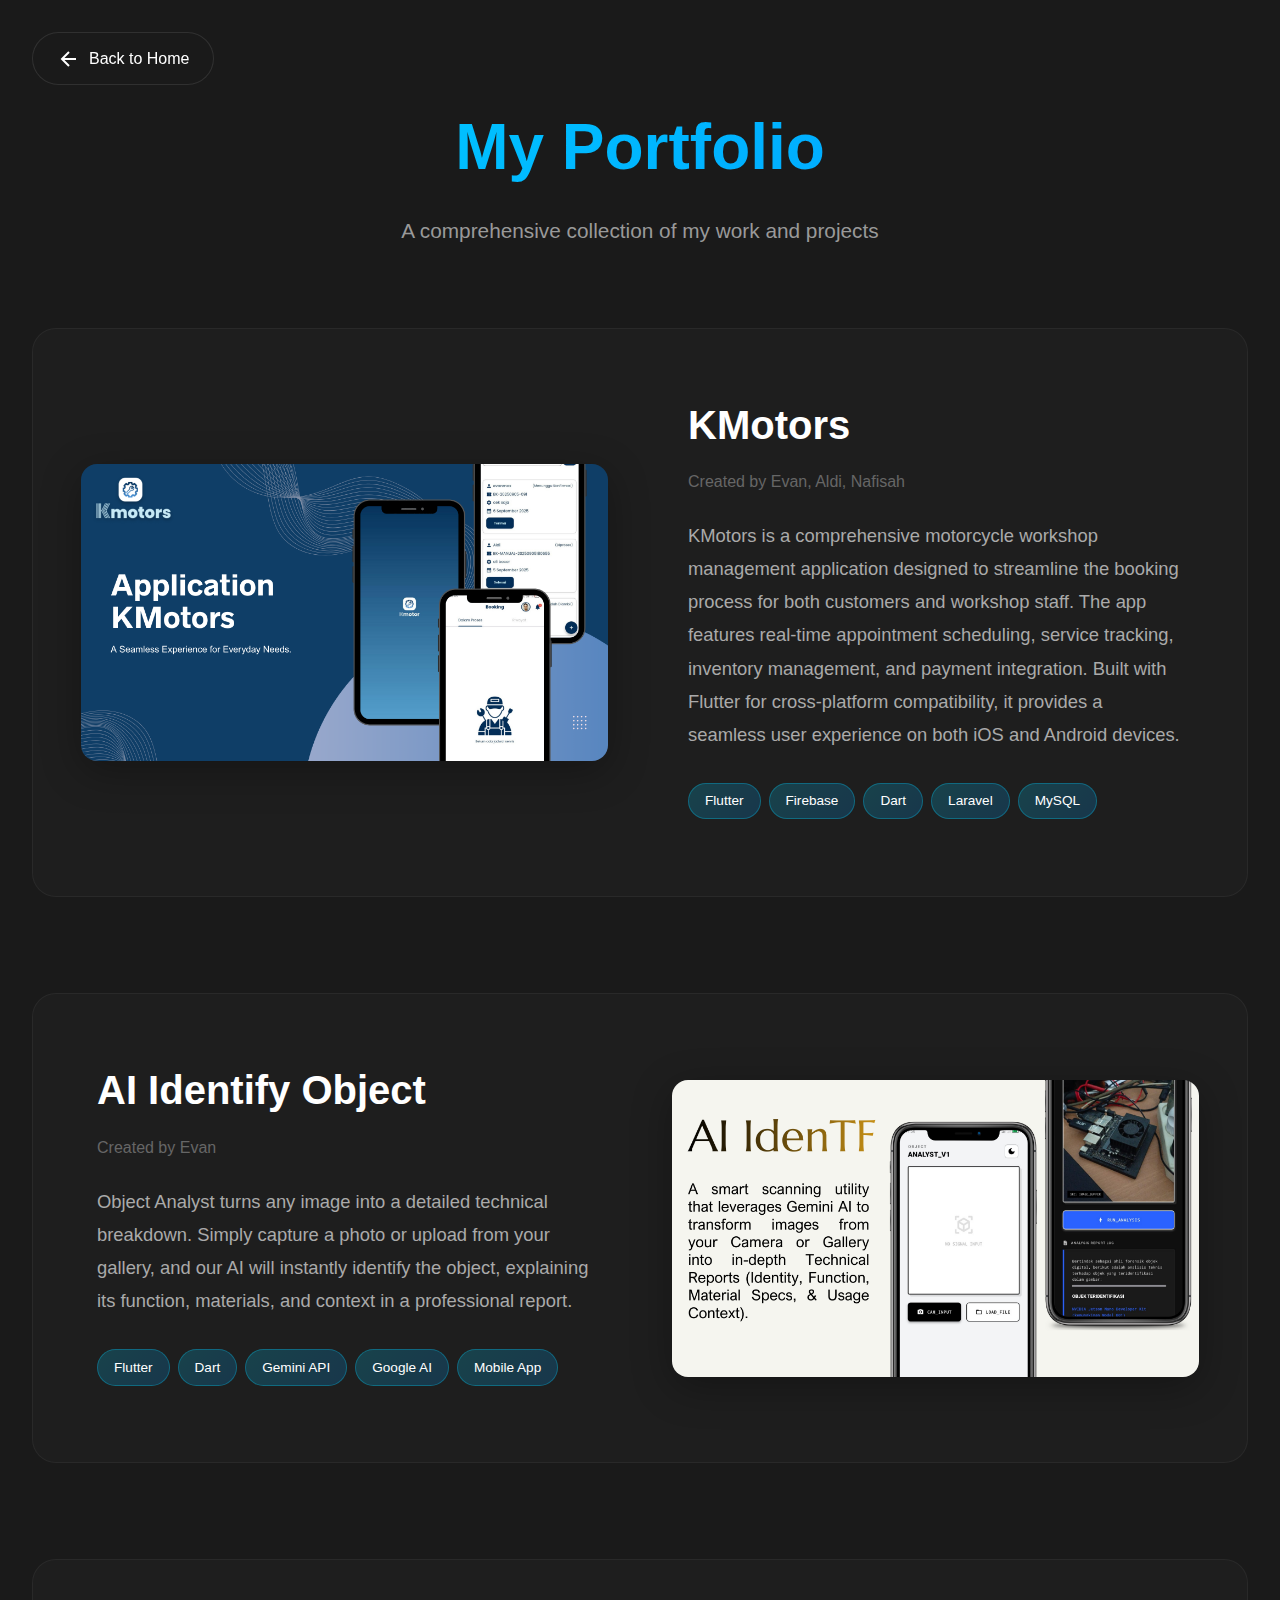
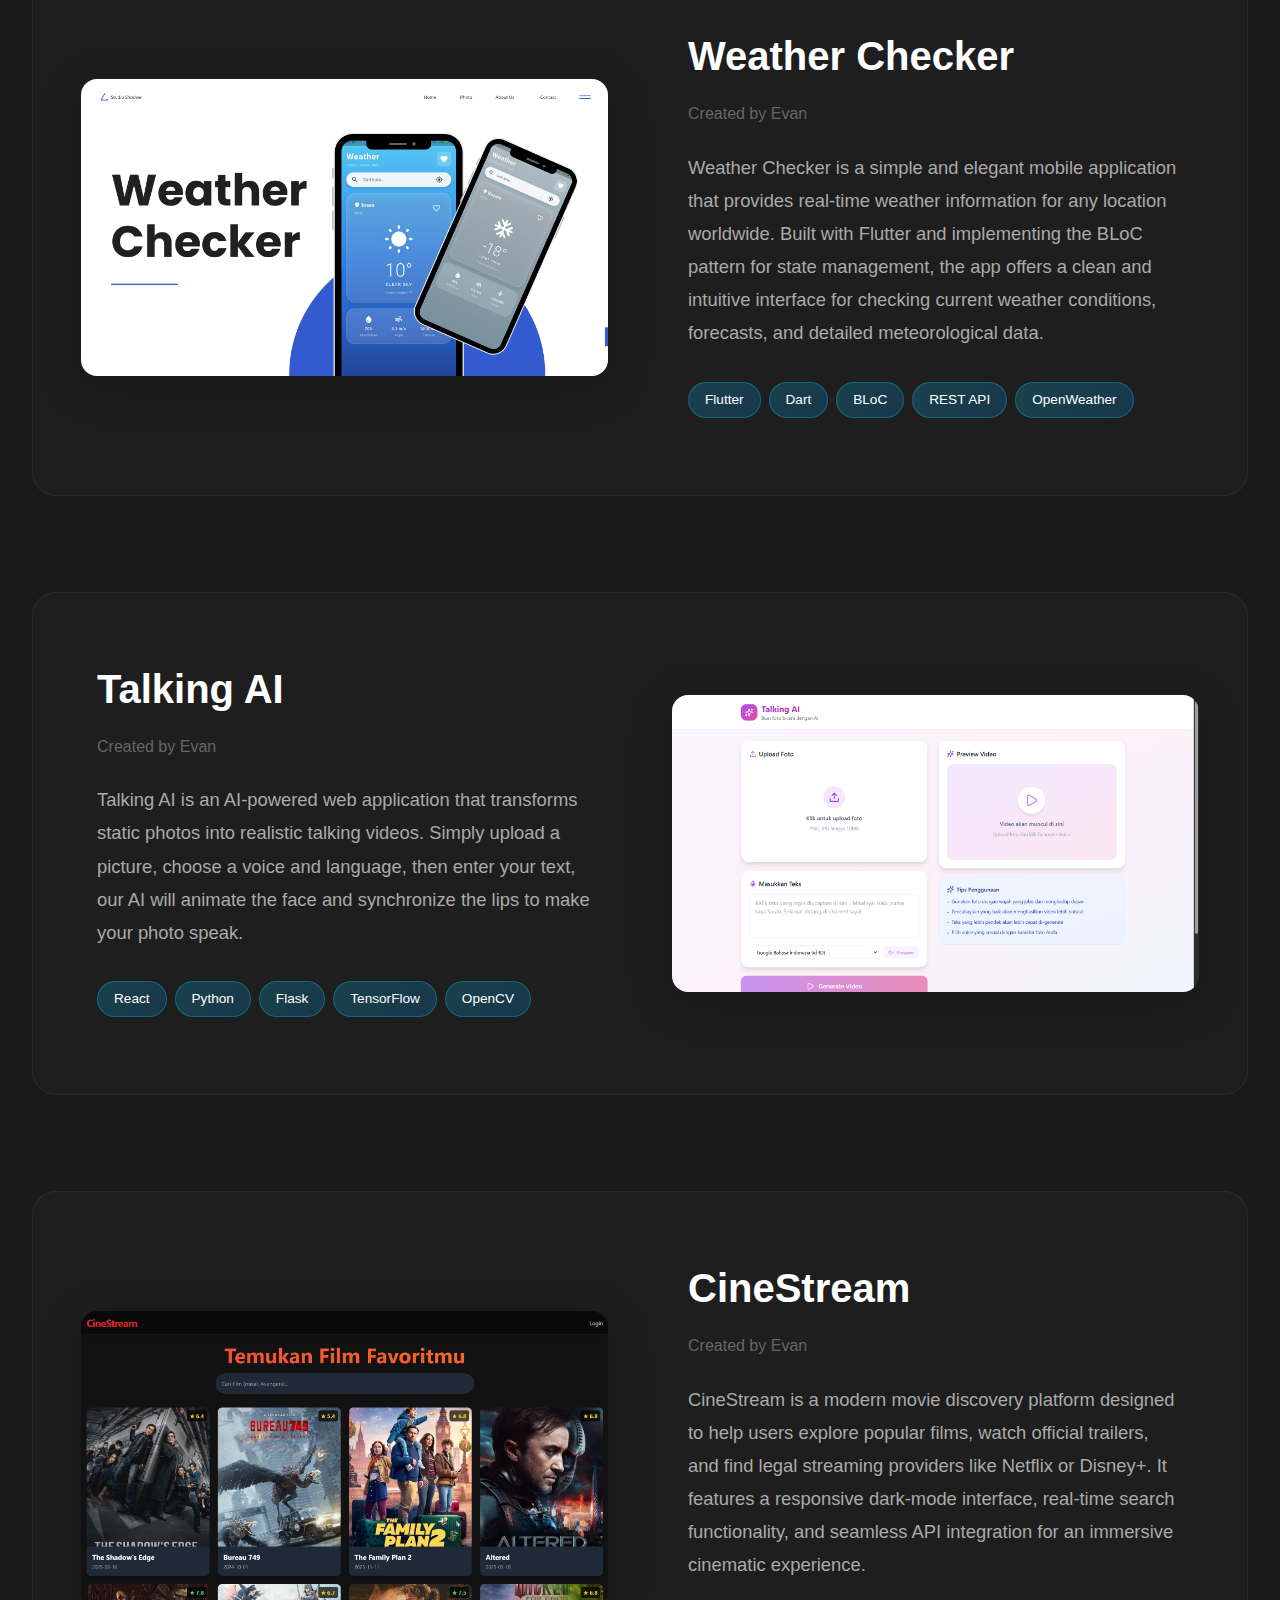
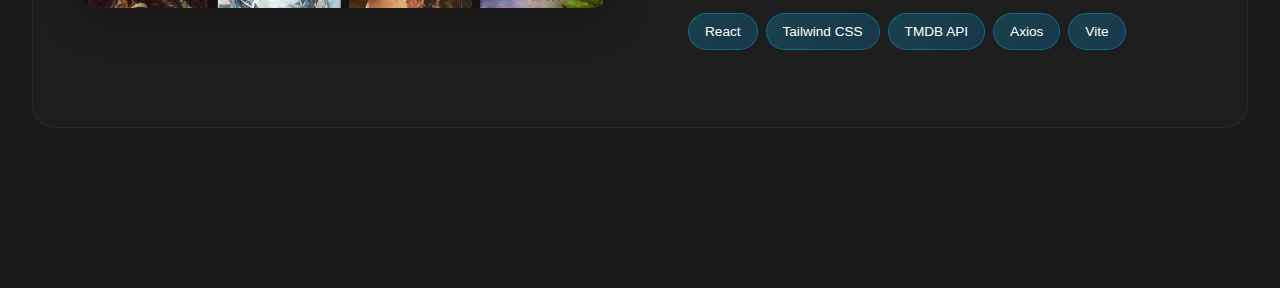
<file: all-projects.html>
<!DOCTYPE html>
<html lang="id">
<head>
    <meta charset="UTF-8">
    <meta name="viewport" content="width=device-width, initial-scale=1.0">
    <title>All Projects - Muhammad Evan Maxsalmina</title>
    <link rel="stylesheet" href="style.css">
    <link rel="stylesheet" href="all-projects.css">
</head>
<body>
    <nav class="back-nav">
        <a href="index.html#projects" class="back-btn">
            <svg width="24" height="24" viewBox="0 0 24 24" fill="none" stroke="currentColor" stroke-width="2">
                <path d="M19 12H5M12 19l-7-7 7-7"/>
            </svg>
            Back to Home
        </a>
    </nav>

    <div class="all-projects-container">
        <div class="all-projects-header">
            <h1>My Portfolio</h1>
            <p>A comprehensive collection of my work and projects</p>
        </div>

        <div class="full-project-item">
            <div class="full-project-image">
                <img src="assets/images/Application.png" alt="KMotors">
            </div>
            <div class="full-project-content">
                <h2>KMotors</h2>
                <p class="project-creator">Created by Evan, Aldi, Nafisah</p>
                <p class="project-description">
                    KMotors is a comprehensive motorcycle workshop management application designed to streamline the booking process for both customers and workshop staff. The app features real-time appointment scheduling, service tracking, inventory management, and payment integration. Built with Flutter for cross-platform compatibility, it provides a seamless user experience on both iOS and Android devices.
                </p>
                <div class="project-tags">
                    <span class="tag">Flutter</span>
                    <span class="tag">Firebase</span>
                    <span class="tag">Dart</span>
                    <span class="tag">Laravel</span>
                    <span class="tag">MySQL</span>
                </div>
            </div>
        </div>

        <div class="full-project-item reverse">
            <div class="full-project-content">
                <h2>AI Identify Object</h2>
                <p class="project-creator">Created by Evan</p>
                <p class="project-description">
                    Object Analyst turns any image into a detailed technical breakdown. Simply capture a photo or upload from your gallery, and our AI will instantly identify the object, explaining its function, materials, and context in a professional report.
                </p>
                <div class="project-tags">
                    <span class="tag">Flutter</span>
                    <span class="tag">Dart</span>
                    <span class="tag">Gemini API</span>
                    <span class="tag">Google AI</span>
                    <span class="tag">Mobile App</span>
                </div>
            </div>
            <div class="full-project-image">
                <img src="assets/images/aidentf.png" alt="Object Analyst V1">
            </div>
        </div>

        <div class="full-project-item">
            <div class="full-project-image">
                <img src="assets/images/weather.png" alt="Weather Checker">
            </div>
            <div class="full-project-content">
                <h2>Weather Checker</h2>
                <p class="project-creator">Created by Evan</p>
                <p class="project-description">
                    Weather Checker is a simple and elegant mobile application that provides real-time weather information for any location worldwide. Built with Flutter and implementing the BLoC pattern for state management, the app offers a clean and intuitive interface for checking current weather conditions, forecasts, and detailed meteorological data.
                </p>
                <div class="project-tags">
                    <span class="tag">Flutter</span>
                    <span class="tag">Dart</span>
                    <span class="tag">BLoC</span>
                    <span class="tag">REST API</span>
                    <span class="tag">OpenWeather</span>
                </div>
            </div>
        </div>

        <div class="full-project-item reverse">
            <div class="full-project-content">
                <h2>Talking AI</h2>
                <p class="project-creator">Created by Evan</p>
                <p class="project-description">
                    Talking AI is an AI-powered web application that transforms static photos into realistic talking videos. Simply upload a picture, choose a voice and language, then enter your text, our AI will animate the face and synchronize the lips to make your photo speak.
                </p>
                <div class="project-tags">
                    <span class="tag">React</span>
                    <span class="tag">Python</span>
                    <span class="tag">Flask</span>
                    <span class="tag">TensorFlow</span>
                    <span class="tag">OpenCV</span>
                </div>
            </div>
            <div class="full-project-image">
                <img src="assets/images/TalkAI.png" alt="Talking AI">
            </div>
        </div>

        <div class="full-project-item">
            <div class="full-project-image">
                <img src="assets/images/cinestream.png" alt="CineStream">
            </div>
            <div class="full-project-content">
                <h2>CineStream</h2>
                <p class="project-creator">Created by Evan</p>
                <p class="project-description">
                    CineStream is a modern movie discovery platform designed to help users explore popular films, watch official trailers, and find legal streaming providers like Netflix or Disney+. It features a responsive dark-mode interface, real-time search functionality, and seamless API integration for an immersive cinematic experience.
                </p>
                <div class="project-tags">
                    <span class="tag">React</span>
                    <span class="tag">Tailwind CSS</span>
                    <span class="tag">TMDB API</span>
                    <span class="tag">Axios</span>
                    <span class="tag">Vite</span>
                </div>
            </div>
        </div>

    </div>

    <script src="script.js"></script>
</body>
</html>
</file>
<file: style.css>
* {
  margin: 0;
  padding: 0;
  box-sizing: border-box;
}

body {
  font-family: "Segoe UI", Tahoma, Geneva, Verdana, sans-serif;
  background-color: #1a1a1a;
  color: #ffffff;
  line-height: 1.6;
  position: relative;
  overflow-x: hidden;
}

.hero-glow {
  position: fixed;
  top: -200px;
  left: 50%;
  transform: translateX(-50%);
  width: 600px;
  height: 400px;
  background: radial-gradient(
    ellipse at center,
    rgba(0, 212, 255, 0.15) 0%,
    rgba(0, 153, 255, 0.1) 30%,
    transparent 70%
  );
  filter: blur(80px);
  pointer-events: none;
  z-index: 0;
  animation: pulseGlow 8s ease-in-out infinite;
}

@keyframes pulseGlow {
  0%,
  100% {
    opacity: 0.6;
    transform: translateX(-50%) scale(1);
  }
  50% {
    opacity: 0.9;
    transform: translateX(-50%) scale(1.1);
  }
}

.navbar {
  position: fixed;
  top: 0;
  left: 0;
  right: 0;
  padding: 1.2rem 0;
  z-index: 1000;
}

.nav-container {
  max-width: 1200px;
  margin: 0 auto;
  padding: 0 0.5rem;
  display: flex;
  justify-content: center;
  align-items: center;
  width: 100%;
  position: relative;
}

.nav-wrapper {
  background: rgba(26, 26, 26, 0.7);
  backdrop-filter: blur(12px);
  border: 1px solid rgba(255, 255, 255, 0.15);
  border-radius: 18px;
  padding: 0.4rem;
  display: inline-block;
}

.nav-menu {
  list-style: none;
  display: flex;
  justify-content: center;
  gap: 0;
  position: relative;
  margin: 0;
}

.nav-indicator {
    position: absolute;
    height: 85%;
    top: 50%;
    transform: translateY(-50%);
    background: rgba(255, 255, 255, 0.1);
    border: 1px solid rgba(0, 212, 255, 0.5);
    border-radius: 12px;
    transition: all 0.4s cubic-bezier(0.25, 0.8, 0.25, 1);
    pointer-events: none;
    z-index: 0;
    box-shadow: 0 0 10px rgba(0, 212, 255, 0.2);
}

.nav-link {
  color: #ffffff;
  text-decoration: none;
  font-size: 0.9rem;
  font-weight: 500;
  padding: 0.6rem 1.2rem;
  transition: color 0.3s ease;
  position: relative;
  z-index: 1;
  display: inline-block;
  white-space: nowrap;
}

.nav-link:hover {
  color: #00d4ff;
}

.nav-link.active {
  color: #ffffff;
}

.section {
  min-height: 100vh;
  padding: 8rem 2rem 4rem;
  position: relative;
  z-index: 1;
}

.section.active {
  display: block;
}

.container {
  max-width: 1200px;
  margin: 0 auto;
  position: relative;
  z-index: 1;
}

.home-content {
  display: flex;
  align-items: center;
  justify-content: space-between;
  gap: 4rem;
  min-height: calc(100vh - 12rem);
}

.home-text {
  flex: 1;
  animation: fadeInLeft 0.8s ease-out;
}

.greeting {
  font-size: 3.5rem;
  font-weight: 400;
  color: #ccc;
  margin-bottom: 0.5rem;
}

.name {
  font-size: 3.5rem;
  font-weight: 700;
  background: linear-gradient(135deg, #00d4ff, #0099ff);
  -webkit-background-clip: text;
  -webkit-text-fill-color: transparent;
  background-clip: text;
  margin-bottom: 1rem;
  line-height: 1.2;
}

.description {
  font-size: 1.5rem;
  color: #ccc;
  margin-bottom: 1.5rem;
  font-weight: 300;
}

.typing-text {
  display: inline-block;
  overflow: hidden;
  white-space: nowrap;
  animation: typing 6s steps(70, end) infinite;
  max-width: 100%;
}

@keyframes typing {
  0% {
    width: 0;
  }
  40% {
    width: 100%;
  }
  60% {
    width: 100%;
  }
  100% {
    width: 0;
  }
}

.intro {
  font-size: 1.1rem;
  color: #999;
  margin-bottom: 2.5rem;
  max-width: 600px;
  line-height: 1.8;
}

.cta-buttons {
  display: flex;
  gap: 1.5rem;
}

.btn {
  padding: 1rem 2rem;
  text-decoration: none;
  border-radius: 8px;
  font-weight: 600;
  transition: all 0.3s ease;
  display: inline-block;
}

.btn-primary {
  background: linear-gradient(135deg, #00d4ff, #0099ff);
  color: #fff;
}

.btn-primary:hover {
  transform: translateY(-2px);
  box-shadow: 0 10px 30px rgba(0, 212, 255, 0.3);
}

.btn-secondary {
  background: transparent;
  color: #00d4ff;
  border: 2px solid #00d4ff;
}

.btn-secondary:hover {
  background: rgba(0, 212, 255, 0.1);
  transform: translateY(-2px);
}

.home-image {
  flex: 0 0 400px;
  animation: fadeInRight 0.8s ease-out;
}

.image-container {
  position: relative;
  width: 350px;
  height: 350px;
  border-radius: 50%;
  overflow: hidden;
  border: 4px solid white;
  box-shadow: 0 0 20px rgba(255, 255, 255, 0.4);
}

.image-container img {
  width: 100%;
  height: 100%;
  object-fit: cover;
  position: relative;
  z-index: 1;
}

.image-border {
  display: none;
}

.section-title {
  font-size: 3rem;
  margin-bottom: 0.5rem;
  background: linear-gradient(135deg, #00d4ff, #0099ff);
  -webkit-background-clip: text;
  -webkit-text-fill-color: transparent;
  background-clip: text;
  font-weight: 700;
  letter-spacing: 2px;
}

.section-subtitle {
  font-size: 1.3rem;
  color: #999;
  font-weight: 300;
  font-style: italic;
  margin-bottom: 3rem;
}

#about {
  position: relative;
  overflow: hidden;
}

.about-header {
  text-align: center;
  margin-bottom: 3rem;
  position: relative;
  z-index: 1;
}

.about-intro {
  max-width: 900px;
  margin: 0 auto 4rem;
  text-align: center;
}

.about-intro p {
  font-size: 1.2rem;
  line-height: 1.9;
  color: #ccc;
}

.experience-section {
  max-width: 900px;
  margin: 0 auto 4rem;
  text-align: center;
  padding: 3rem 0;
  border-top: 1px solid rgba(255, 255, 255, 0.1);
  position: relative;
}

.experience-section::before {
  content: "";
  position: absolute;
  left: -100px;
  top: 50%;
  transform: translateY(-50%);
  width: 400px;
  height: 300px;
  background-image: repeating-linear-gradient(
    45deg,
    transparent,
    transparent 10px,
    rgba(0, 212, 255, 0.03) 10px,
    rgba(0, 212, 255, 0.03) 20px
  );
  mask-image: radial-gradient(ellipse at center, black 30%, transparent 70%);
  -webkit-mask-image: radial-gradient(
    ellipse at center,
    black 30%,
    transparent 70%
  );
  opacity: 0.5;
  animation: wavyMove 15s ease-in-out infinite;
}

.experience-section::after {
  content: "";
  position: absolute;
  right: -100px;
  top: 50%;
  transform: translateY(-50%);
  width: 400px;
  height: 300px;
  background-image: repeating-linear-gradient(
    -45deg,
    transparent,
    transparent 10px,
    rgba(0, 153, 255, 0.03) 10px,
    rgba(0, 153, 255, 0.03) 20px
  );
  mask-image: radial-gradient(ellipse at center, black 30%, transparent 70%);
  -webkit-mask-image: radial-gradient(
    ellipse at center,
    black 30%,
    transparent 70%
  );
  opacity: 0.5;
  animation: wavyMove 15s ease-in-out infinite reverse;
}

@keyframes wavyMove {
  0%,
  100% {
    transform: translateY(-50%) translateX(0) rotate(0deg);
  }
  50% {
    transform: translateY(-50%) translateX(20px) rotate(5deg);
  }
}

.experience-label {
  font-size: 0.9rem;
  font-weight: 300;
  letter-spacing: 3px;
  color: #666;
  text-transform: uppercase;
  margin-bottom: 1rem;
}

.experience-title {
  font-size: 2.5rem;
  font-weight: 700;
  color: #fff;
  margin-bottom: 2rem;
  background: linear-gradient(135deg, #00d4ff, #0099ff);
  -webkit-background-clip: text;
  -webkit-text-fill-color: transparent;
  background-clip: text;
}

.experience-description {
  font-size: 1.1rem;
  line-height: 1.9;
  color: #ccc;
  text-align: center;
}

.milestones {
  max-width: 1000px;
  margin: 4rem auto 0;
  padding: 2rem 0;
  position: relative;
}

.milestones::before {
  content: "";
  position: absolute;
  right: -260px;
  top: -400px;
  width: 600px;
  height: 800px;
  background-image: url("assets/images/wave5.png");
  background-size: cover;
  background-repeat: no-repeat;
  background-position: left center;
  opacity: 0.4;
  pointer-events: none;
  z-index: 0;
}

.milestones::after {
  content: "";
  position: absolute;
  left: -250px;
  bottom: 0;
  width: 450px;
  height: 500px;
  background-image: url("assets/images/wave2.png");
  background-size: contain;
  background-repeat: no-repeat;
  opacity: 0.4;
  pointer-events: none;
  transform: scaleX(-1);
}

.milestone-item {
  display: flex;
  gap: 3rem;
  margin-bottom: 0;
  position: relative;
  padding: 3rem 0;
  border-bottom: 1px solid rgba(255, 255, 255, 0.1);
}

.milestone-item:last-child {
  border-bottom: none;
}

.milestone-left {
  flex: 0 0 180px;
  text-align: left;
  position: relative;
}

.milestone-year {
  font-size: 1.1rem;
  font-weight: 600;
  color: #ffffff;
  text-transform: uppercase;
  letter-spacing: 1px;
  padding: 0.8rem 1.5rem;
  background: rgba(0, 212, 255, 0.1);
  border: 1px solid rgba(0, 212, 255, 0.3);
  border-radius: 30px;
  display: inline-block;
}

.milestone-right {
  flex: 1;
  text-align: left;
}

.milestone-title {
  font-size: 1.5rem;
  font-weight: 600;
  color: #ffffff;
  margin-bottom: 1rem;
  line-height: 1.4;
}

.milestone-details {
  list-style: none;
  padding: 0;
  margin-bottom: 1.5rem;
}

.milestone-details li {
  font-size: 1rem;
  color: #aaa;
  margin-bottom: 0.6rem;
  line-height: 1.6;
  padding-left: 0;
}

.milestone-tags {
  display: flex;
  flex-wrap: wrap;
  gap: 0.8rem;
  margin-top: 1.5rem;
}

.milestone-tag {
  background: rgba(255, 255, 255, 0.05);
  color: #ffffff;
  padding: 0.5rem 1.2rem;
  border-radius: 30px;
  font-size: 0.9rem;
  font-weight: 500;
  border: 1px solid rgba(255, 255, 255, 0.1);
  transition: all 0.3s ease;
}

.milestone-tag:hover {
  background: rgba(0, 212, 255, 0.15);
  border-color: rgba(0, 212, 255, 0.3);
  color: #ffffff;
  transform: translateY(-2px);
}

#projects {
  position: relative;
  overflow: hidden;
}

#projects::before {
  content: "";
  position: absolute;
  left: -100px;
  top: 100px;
  width: 400px;
  height: 400px;
  background: radial-gradient(
    circle,
    rgba(0, 153, 255, 0.08) 0%,
    transparent 100%
  );
  filter: blur(60px);
  pointer-events: none;
}

#projects::after {
  content: "";
  position: absolute;
  right: -100px;
  bottom: 100px;
  width: 400px;
  height: 400px;
  background: radial-gradient(
    circle,
    rgba(0, 153, 255, 0.08) 0%,
    transparent 100%
  );
  filter: blur(60px);
  pointer-events: none;
}

.projects-header {
  text-align: center;
  margin-bottom: 3rem;
  position: relative;
  z-index: 1;
}

.projects-label {
  font-size: 0.9rem;
  font-weight: 300;
  letter-spacing: 3px;
  color: #666;
  text-transform: uppercase;
  margin-bottom: 1rem;
}

.projects-title {
  font-size: 3rem;
  font-weight: 700;
  color: #fff;
  margin-bottom: 1rem;
  background: linear-gradient(135deg, #00d4ff, #0099ff);
  -webkit-background-clip: text;
  -webkit-text-fill-color: transparent;
  background-clip: text;
}

.projects-subtitle {
  font-size: 1.1rem;
  color: #999;
  max-width: 600px;
  margin: 0 auto;
}

.projects-grid {
  display: grid;
  grid-template-columns: repeat(auto-fit, minmax(320px, 1fr));
  gap: 2rem;
  margin-bottom: 2rem;
  position: relative;
  z-index: 1;
}

.project-card {
  background: rgba(255, 255, 255, 0.03);
  border: 1px solid rgba(255, 255, 255, 0.1);
  border-radius: 16px;
  overflow: hidden;
  transition: all 0.3s ease;
}

.project-card:hover {
  transform: translateY(-10px);
  box-shadow: 0 15px 40px rgba(0, 212, 255, 0.15);
  border-color: rgba(0, 212, 255, 0.3);
}

.project-image {
  width: 100%;
  height: 250px;
  overflow: hidden;
  background: rgba(255, 255, 255, 0.03);
  display: flex;
  align-items: center;
  justify-content: center;
}

.project-image img {
  width: 100%;
  height: 100%;
  object-fit: contain;
  transition: transform 0.3s ease;
}

.project-card:hover .project-image img {
  transform: scale(1.1);
}

.project-content {
  padding: 1.5rem;
}

.project-tags {
  display: flex;
  flex-wrap: wrap;
  gap: 0.5rem;
  margin-bottom: 0.8rem;
}

.tag {
  background: linear-gradient(
    135deg,
    rgba(0, 212, 255, 0.2),
    rgba(0, 153, 255, 0.2)
  );
  color: #ffffff;
  padding: 0.4rem 1rem;
  border-radius: 20px;
  font-size: 0.85rem;
  font-weight: 500;
  border: 1px solid rgba(0, 212, 255, 0.3);
}

.project-creator {
  font-size: 0.9rem;
  color: #666;
  margin-bottom: 0.8rem;
}

.project-name {
  font-size: 1.5rem;
  font-weight: 700;
  color: #fff;
  margin-bottom: 0.8rem;
}

.project-description {
  font-size: 1rem;
  color: #aaa;
  line-height: 1.6;
  margin-bottom: 1.5rem;
}

.see-details-btn {
  background: transparent;
  color: #00d4ff;
  border: none;
  font-size: 1rem;
  font-weight: 600;
  cursor: pointer;
  transition: all 0.3s ease;
  padding: 0;
}

.see-details-btn:hover {
  color: #fff;
  transform: translateX(5px);
}

.see-more-container {
  text-align: center;
  margin-top: 2rem;
  position: relative;
  z-index: 1;
}

.see-more-btn {
  display: inline-flex;
  align-items: center;
  gap: 0.8rem;
  background: linear-gradient(135deg, #00d4ff, #0099ff);
  color: #fff;
  padding: 1rem 2.5rem;
  border-radius: 50px;
  text-decoration: none;
  font-weight: 600;
  font-size: 1.05rem;
  transition: all 0.3s ease;
}

.see-more-btn:hover {
  transform: translateY(-3px);
  box-shadow: 0 10px 30px rgba(0, 212, 255, 0.4);
}

.see-more-btn svg {
  transition: transform 0.3s ease;
}

.see-more-btn:hover svg {
  transform: translateX(5px);
}

.project-modal {
  position: fixed;
  top: 0;
  left: 0;
  width: 100%;
  height: 100%;
  z-index: 2000;
  display: none;
  align-items: flex-end;
}

.project-modal.active {
  display: flex;
}

.modal-backdrop {
  position: absolute;
  top: 0;
  left: 0;
  width: 100%;
  height: 100%;
  background: rgba(0, 0, 0, 0.8);
  backdrop-filter: blur(10px);
}

.modal-content {
  position: relative;
  width: 100%;
  max-height: 90vh;
  background: #1a1a1a;
  border-radius: 24px 24px 0 0;
  transform: translateY(100%);
  transition: transform 0.4s cubic-bezier(0.4, 0, 0.2, 1);
  box-shadow: 0 -10px 50px rgba(0, 0, 0, 0.5);
}

.project-modal.active .modal-content {
  transform: translateY(0);
}

.modal-close {
  position: absolute;
  top: 1.5rem;
  right: 1.5rem;
  background: rgba(255, 255, 255, 0.1);
  border: 1px solid rgba(255, 255, 255, 0.2);
  border-radius: 50%;
  width: 40px;
  height: 40px;
  display: flex;
  align-items: center;
  justify-content: center;
  cursor: pointer;
  z-index: 10;
  transition: all 0.3s ease;
}

.modal-close:hover {
  background: rgba(255, 255, 255, 0.2);
  transform: rotate(90deg);
}

.modal-close svg {
  color: #fff;
}

.modal-scroll {
  max-height: 90vh;
  overflow-y: auto;
  padding: 2rem;
}

.modal-header {
  text-align: center;
  margin-bottom: 2rem;
}

.modal-title {
  font-size: 2.5rem;
  font-weight: 700;
  background: linear-gradient(135deg, #00d4ff, #0099ff);
  -webkit-background-clip: text;
  -webkit-text-fill-color: transparent;
  background-clip: text;
}

.modal-image {
  width: 100%;
  max-width: 800px;
  margin: 0 auto 2rem;
  border-radius: 16px;
  overflow: hidden;
}

.modal-image img {
  width: 100%;
  height: auto;
}

.modal-body {
  max-width: 800px;
  margin: 0 auto;
}

.modal-section {
  margin-bottom: 2.5rem;
}

.modal-section h3 {
  font-size: 1.5rem;
  color: #ffffff;
  margin-bottom: 1rem;
}

.modal-section p {
  font-size: 1.1rem;
  color: #ccc;
  line-height: 1.8;
}

.modal-tags {
  display: flex;
  flex-wrap: wrap;
  gap: 0.8rem;
}

.modal-section ul {
  list-style: none;
  padding: 0;
}

.modal-section ul li {
  font-size: 1.05rem;
  color: #aaa;
  margin-bottom: 0.8rem;
  padding-left: 1.5rem;
  position: relative;
}

.modal-section ul li::before {
  content: "•";
  position: absolute;
  left: 0;
  color: #00d4ff;
  font-size: 1.5rem;
}

#skills {
  position: relative;
  overflow: hidden;
}

#skills::before {
  content: "";
  position: absolute;
  top: 0;
  left: 0;
  width: 100%;
  height: 100%;
  background-image: repeating-linear-gradient(
      0deg,
      transparent,
      transparent 50px,
      rgba(0, 212, 255, 0.02) 50px,
      rgba(0, 212, 255, 0.02) 51px
    ),
    repeating-linear-gradient(
      90deg,
      transparent,
      transparent 50px,
      rgba(0, 153, 255, 0.02) 50px,
      rgba(0, 153, 255, 0.02) 51px
    );
  pointer-events: none;
  z-index: 0;
}

#skills::after {
  content: "";
  position: absolute;
  top: 50%;
  left: 50%;
  transform: translate(-50%, -50%);
  width: 600px;
  height: 600px;
  background: radial-gradient(
    circle,
    rgba(0, 212, 255, 0.05) 0%,
    transparent 70%
  );
  filter: blur(80px);
  pointer-events: none;
  z-index: 0;
  animation: rotateGlow 20s linear infinite;
}

@keyframes rotateGlow {
  0% {
    transform: translate(-50%, -50%) rotate(0deg);
  }
  100% {
    transform: translate(-50%, -50%) rotate(360deg);
  }
}

.skills-header {
  text-align: center;
  margin-bottom: 3rem;
  position: relative;
  z-index: 1;
}

.skills-label {
  font-size: 0.9rem;
  font-weight: 300;
  letter-spacing: 3px;
  color: #666;
  text-transform: uppercase;
  margin-bottom: 1rem;
}

.skills-title {
  font-size: 3rem;
  font-weight: 700;
  color: #fff;
  margin-bottom: 1rem;
  background: linear-gradient(135deg, #00d4ff, #0099ff);
  -webkit-background-clip: text;
  -webkit-text-fill-color: transparent;
  background-clip: text;
}

.skills-subtitle {
  font-size: 1.1rem;
  color: #999;
  max-width: 600px;
  margin: 0 auto;
}

.skills-filter {
  display: flex;
  justify-content: center;
  gap: 0;
  margin-bottom: 3rem;
  position: relative;
  background: rgba(255, 255, 255, 0.05);
  padding: 0.4rem;
  border-radius: 30px;
  width: fit-content;
  margin-left: auto;
  margin-right: auto;
  border: 1px solid rgba(255, 255, 255, 0.1);
  z-index: 1;
}

.filter-indicator {
  position: absolute;
  height: calc(100% - 0.8rem);
  background: linear-gradient(
    135deg,
    rgba(0, 212, 255, 0.2),
    rgba(0, 153, 255, 0.2)
  );
  border: 1px solid rgba(0, 212, 255, 0.4);
  border-radius: 30px;
  transition: all 0.3s cubic-bezier(0.4, 0, 0.2, 1);
  pointer-events: none;
  top: 0.4rem;
}

.filter-btn {
  background: transparent;
  border: none;
  color: #999;
  padding: 0.6rem 1.2rem;
  font-size: 0.9rem;
  font-weight: 500;
  cursor: pointer;
  transition: color 0.3s ease;
  position: relative;
  z-index: 1;
  border-radius: 8px;
}

.filter-btn:hover {
  color: #00d4ff;
}

.filter-btn.active {
  color: #fff;
}

.skills-grid {
  display: grid;
  grid-template-columns: repeat(auto-fit, minmax(300px, 1fr));
  gap: 1.5rem;
  position: relative;
  z-index: 1;
}

.skill-item {
  display: flex;
  align-items: center;
  gap: 1.5rem;
  background: rgba(255, 255, 255, 0.03);
  border: 1px solid rgba(255, 255, 255, 0.1);
  border-radius: 16px;
  padding: 1.5rem;
  transition: all 0.3s ease;
  position: relative;
  z-index: 1;
}

.skill-item:hover {
  background: rgba(255, 255, 255, 0.05);
  border-color: rgba(0, 212, 255, 0.3);
  transform: translateX(10px);
  box-shadow: 0 10px 30px rgba(0, 212, 255, 0.1);
}

.skill-icon {
  width: 60px;
  height: 60px;
  min-width: 60px;
  background: rgba(255, 255, 255, 0.1);
  border-radius: 50%;
  display: flex;
  align-items: center;
  justify-content: center;
  border: 2px solid rgba(255, 255, 255, 0.1);
  padding: 12px;
  overflow: hidden;
}

.skill-icon img {
  width: 100%;
  height: 100%;
  object-fit: contain;
  max-width: 36px;
  max-height: 36px;
}

.skill-info h3 {
  font-size: 1.3rem;
  font-weight: 700;
  color: #fff;
  margin-bottom: 0.3rem;
}

.skill-info p {
  font-size: 0.95rem;
  color: #999;
}

.certifications-header {
  text-align: center;
  margin-bottom: 4rem;
}

.certifications-title {
  font-size: 3rem;
  font-weight: 700;
  color: #fff;
  margin-bottom: 1rem;
  background: linear-gradient(135deg, #00d4ff, #0099ff);
  -webkit-background-clip: text;
  -webkit-text-fill-color: transparent;
  background-clip: text;
}

.certifications-subtitle {
  font-size: 1.1rem;
  color: #999;
}

.certifications-slider-wrapper {
  overflow: hidden;
  position: relative;
  padding: 2rem 0;
}

.certifications-slider {
  display: flex;
  gap: 2rem;
  animation: scroll 15s linear infinite;
}

.certifications-slider:hover {
  animation-play-state: paused;
}

@keyframes scroll {
  0% {
    transform: translateX(0);
  }
  100% {
    transform: translateX(-50%);
  }
}

.certificate-card {
  min-width: 320px;
  background: rgba(255, 255, 255, 0.03);
  border: 1px solid rgba(255, 255, 255, 0.1);
  border-radius: 16px;
  overflow: hidden;
  transition: all 0.3s ease;
}

.certificate-card:hover {
  transform: translateY(-10px);
  box-shadow: 0 15px 40px rgba(0, 212, 255, 0.15);
  border-color: rgba(0, 212, 255, 0.3);
}

.certificate-image {
  width: 100%;
  height: 200px;
  overflow: hidden;
  background: rgba(255, 255, 255, 0.05);
}

.certificate-image img {
  width: 100%;
  height: 100%;
  object-fit: cover;
  transition: transform 0.3s ease;
}

.certificate-card:hover .certificate-image img {
  transform: scale(1.1);
}

.certificate-title {
  font-size: 1.3rem;
  font-weight: 700;
  color: #fff;
  margin: 1.5rem 1.5rem 0.5rem;
}

.certificate-source {
  font-size: 0.95rem;
  color: #ffffff;
  margin: 0 1.5rem 1.5rem;
  font-weight: 500;
}

.contact-header {
  text-align: center;
  margin-bottom: 4rem;
}

.contact-label {
  font-size: 0.9rem;
  font-weight: 300;
  letter-spacing: 3px;
  color: #666;
  text-transform: uppercase;
  margin-bottom: 1rem;
}

.contact-title {
  font-size: 3rem;
  font-weight: 700;
  color: #fff;
  margin-bottom: 1rem;
  background: linear-gradient(135deg, #00d4ff, #0099ff);
  -webkit-background-clip: text;
  -webkit-text-fill-color: transparent;
  background-clip: text;
}

.contact-subtitle {
  font-size: 1.1rem;
  color: #999;
  max-width: 600px;
  margin: 0 auto;
}

.contact-form {
  max-width: 800px;
  margin: 0 auto;
}

.form-row {
  display: grid;
  grid-template-columns: 1fr 1fr;
  gap: 1.5rem;
  margin-bottom: 1.5rem;
}

.form-group {
  width: 100%;
}

.form-group input,
.form-group textarea {
  width: 100%;
  padding: 1.2rem 1.5rem;
  background: rgba(255, 255, 255, 0.05);
  border: 1px solid rgba(255, 255, 255, 0.1);
  border-radius: 12px;
  color: #fff;
  font-size: 1rem;
  font-family: inherit;
  transition: all 0.3s ease;
}

.form-group input::placeholder,
.form-group textarea::placeholder {
  color: #666;
}

.form-group input:focus,
.form-group textarea:focus {
  outline: none;
  background: rgba(255, 255, 255, 0.08);
  border-color: rgba(0, 212, 255, 0.5);
}

.form-group textarea {
  resize: vertical;
  min-height: 150px;
}

.submit-btn {
  display: inline-flex;
  align-items: center;
  gap: 0.8rem;
  background: linear-gradient(135deg, #00d4ff, #0099ff);
  color: #fff;
  padding: 1.2rem 3rem;
  border: none;
  border-radius: 50px;
  font-size: 1.1rem;
  font-weight: 600;
  cursor: pointer;
  transition: all 0.3s ease;
  margin-top: 1rem;
}

.submit-btn:hover {
  transform: translateY(-3px);
  box-shadow: 0 10px 30px rgba(0, 212, 255, 0.4);
}

.submit-btn svg {
  transition: transform 0.3s ease;
}

.submit-btn:hover svg {
  transform: translateX(5px);
}

.footer {
  background: rgba(255, 255, 255, 0.02);
  border-top: 1px solid rgba(255, 255, 255, 0.1);
  padding: 3rem 2rem;
  margin-top: 4rem;
}

.footer-container {
  max-width: 1200px;
  margin: 0 auto;
  display: flex;
  justify-content: space-between;
  align-items: center;
  gap: 2rem;
}

.footer-left {
  flex: 1;
}

.footer-thanks {
  font-size: 1.2rem;
  color: #ccc;
  margin-bottom: 0.5rem;
}

.footer-tagline {
  font-size: 1.1rem;
  color: #999;
  margin-bottom: 1rem;
}

.footer-copyright {
  font-size: 0.9rem;
  color: #666;
}

.footer-right {
  display: flex;
  gap: 1rem;
  align-items: center;
}

.social-link {
  width: 45px;
  height: 45px;
  background: rgba(255, 255, 255, 0.1);
  border: 1px solid rgba(255, 255, 255, 0.2);
  border-radius: 50%;
  display: flex;
  align-items: center;
  justify-content: center;
  color: #fff;
  transition: all 0.3s ease;
}

.social-link:hover {
  background: rgba(0, 212, 255, 0.2);
  border-color: rgba(0, 212, 255, 0.5);
  transform: translateY(-5px);
}

.social-link svg {
  width: 20px;
  height: 20px;
}

.scroll-to-top {
  width: 50px;
  height: 50px;
  background: linear-gradient(135deg, #00d4ff, #0099ff);
  border: none;
  border-radius: 50%;
  display: flex;
  align-items: center;
  justify-content: center;
  color: #fff;
  cursor: pointer;
  transition: all 0.3s ease;
  box-shadow: 0 4px 15px rgba(0, 212, 255, 0.3);
}

.scroll-to-top:hover {
  transform: translateY(-5px);
  box-shadow: 0 8px 25px rgba(0, 212, 255, 0.5);
}

.scroll-to-top svg {
  width: 24px;
  height: 24px;
}

@keyframes fadeInLeft {
  from {
    opacity: 0;
    transform: translateX(-50px);
  }
  to {
    opacity: 1;
    transform: translateX(0);
  }
}

@keyframes fadeInRight {
  from {
    opacity: 0;
    transform: translateX(50px);
  }
  to {
    opacity: 1;
    transform: translateX(0);
  }
}

@media (max-width: 968px) {
  .description .typing-text {
    display: block;
    animation: none;
    white-space: normal;
    overflow: visible;
    width: 100%;
  }

  .intro {
    max-width: 100%;
  }

  .home-content {
    flex-direction: column;
    text-align: center;
  }

  .home-text {
    order: 2;
  }

  .home-image {
    order: 1;
    flex: 0 0 300px;
  }

  .image-container {
    width: 300px;
    height: 300px;
    margin: 0 auto;
  }

  .name {
    font-size: 3rem;
  }

  .nav-wrapper {
    padding: 0.3rem;
  }

  .nav-menu {
    gap: 0;
  }

  .nav-link {
    padding: 0.6rem 0.9rem;
    font-size: 0.85rem;
  }

  .milestone-item {
    flex-direction: column;
    gap: 1.5rem;
  }

  .milestone-item::after {
    display: none;
  }

  .milestone-left {
    flex: none;
  }

  .milestone-year {
    display: inline-block;
  }

  .milestone-title {
    font-size: 1.3rem;
  }

  .experience-title {
    font-size: 2rem;
  }

  .projects-grid {
    grid-template-columns: 1fr;
  }

  .modal-scroll {
    padding: 1.5rem;
  }

  .modal-title {
    font-size: 2rem;
  }

  .skills-grid {
    grid-template-columns: 1fr;
  }

  .skills-filter {
    flex-wrap: wrap;
    width: 100%;
    gap: 0.5rem;
  }

  .filter-btn {
    flex: 1;
    min-width: 100px;
  }

  .description {
    white-space: normal;
  }

  .description .typing-text {
    display: block;
    animation: none;
  }

  .form-row {
    grid-template-columns: 1fr;
  }

  .footer-container {
    flex-direction: column;
    text-align: center;
  }

  .footer-right {
    justify-content: center;
  }

  .nav-container {
    padding: 0 1rem;
    justify-content: space-between;
    position: static;
  }

  .nav-logo img {
    height: 40px;
    width: 40px;
    object-fit: cover;
    border-radius: 50%;
  }

  .nav-cv-btn {
    font-size: 0.8rem;
    padding: 0.5rem 0.8rem;
    position: static;
    transform: none;
    display: block;
  }

  .greeting,
  .name {
    font-size: 2.8rem;
  }

  .nav-logo {
    position: static;
    transform: none;
  }

  .nav-toggle {
    display: block;
  }

  .nav-menu-wrapper {
    position: fixed;
    background: #1a1a1a;
    top: 0;
    left: 0;
    width: 100%;
    height: 100vh;
    transform: translateX(100%);
    transition: transform 0.3s ease-in-out;
    flex-direction: column;
    justify-content: center;
    align-items: center;
    gap: 2.5rem;
  }

  .nav-menu-wrapper.active {
    transform: translateX(0);
  }

  .nav-wrapper {
    background: none;
    backdrop-filter: none;
    border: none;
    padding: 0;
  }

  .nav-menu {
    flex-direction: column;
    gap: 1.5rem;
    text-align: center;
  }

  .nav-link {
    font-size: 1.5rem;
  }

  .nav-indicator {
    display: none;
  }

  .nav-cv-btn {
    font-size: 1.1rem;
    padding: 0.8rem 1.8rem;
  }

  .nav-toggle.active .hamburger {
    background: transparent;
  }

  .nav-toggle.active .hamburger::before {
    transform: rotate(45deg) translate(5px, 7px);
  }

  .nav-toggle.active .hamburger::after {
    transform: rotate(-45deg) translate(5px, -7px);
  }
}

@media (max-width: 640px) {
  .description .typing-text {
    animation: none;
    border-right: none;
    white-space: normal;
    display: block;
    width: 100%;
    overflow: visible;
    text-align: center;
    font-size: 1rem;
    line-height: 1.6;
    margin: 0 auto;
  }

  .description {
    padding: 0 1rem;
  }

  .skills-filter {
    flex-wrap: wrap;
    width: 100%;
    background: transparent;
    border: none;
    padding: 0;
    gap: 10px;
    border-radius: 0;
  }

  .filter-indicator {
    display: none;
  }

  .filter-btn {
    flex: 1 1 auto;
    width: auto;
    background: rgba(255, 255, 255, 0.05);
    border: 1px solid rgba(255, 255, 255, 0.1);
    border-radius: 50px;
    margin: 0;
    padding: 0.6rem 1.2rem;
    text-align: center;
  }

  .filter-btn.active {
    background: linear-gradient(135deg, #00d4ff, #0099ff);
    color: #fff;
    border-color: transparent;
    box-shadow: 0 5px 15px rgba(0, 212, 255, 0.3);
  }

  .name {
    font-size: 2.5rem;
  }

  .greeting {
    font-size: 1.5rem;
  }

  .description {
    font-size: 1.2rem;
  }

  .section-title {
    font-size: 2.5rem;
  }

  .milestone-title {
    font-size: 1.2rem;
  }

  .experience-title {
    font-size: 1.8rem;
  }

  .projects-title {
    font-size: 2.5rem;
  }

  .nav-link {
    font-size: 0.8rem;
    padding: 0.6rem 0.8rem;
  }

  .skills-title {
    font-size: 2.5rem;
  }

  .filter-btn {
    font-size: 0.85rem;
    padding: 0.6rem 1rem;
  }

  .skill-item {
    padding: 1.2rem;
  }

  .skill-icon {
    width: 50px;
    height: 50px;
    min-width: 50px;
    padding: 10px;
  }

  .skill-icon img {
    max-width: 30px;
    max-height: 30px;
  }

  .skill-info h3 {
    font-size: 1.1rem;
  }

  .milestone-tags {
    gap: 0.6rem;
  }

  .milestone-tag {
    font-size: 0.85rem;
    padding: 0.4rem 1rem;
  }

  .greeting,
  .name {
    font-size: 2.2rem;
  }
}

.nav-logo {
  display: flex;
  align-items: center;
  position: absolute;
  left: 0.5rem;
  top: 50%;
  transform: translateY(-50%);
}

.nav-logo img {
  height: 40px;
  width: auto;
}

.nav-cv-btn {
  color: #00d4ff;
  text-decoration: none;
  font-size: 0.9rem;
  font-weight: 500;
  padding: 0.6rem 1.2rem;
  border: 1px solid #00d4ff;
  border-radius: 18px;
  transition: all 0.3s ease;
  white-space: nowrap;
  position: absolute;
  right: 0.5rem;
  top: 50%;
  transform: translateY(-50%);
}

.nav-cv-btn:hover {
  background: rgba(0, 212, 255, 0.15);
  color: #ffffff;
  box-shadow: 0 0 15px rgba(0, 212, 255, 0.3);
}

.home-bg-image {
  position: absolute;
  bottom: 0;
  left: 0;
  width: 100%;
  height: auto;
  object-fit: cover;
  z-index: 0;
  pointer-events: none;
  opacity: 0.3;
}

.nav-toggle {
  display: none;
  background: transparent;
  border: none;
  cursor: pointer;
  padding: 0;
  z-index: 9999;
}

.hamburger {
  display: block;
  position: relative;
  width: 25px;
  height: 3px;
  background: #fff;
  border-radius: 2px;
  transition: all 0.3s ease-in-out;
}

.hamburger::before,
.hamburger::after {
  content: "";
  position: absolute;
  left: 0;
  width: 100%;
  height: 3px;
  background: #fff;
  border-radius: 2px;
  transition: all 0.3s ease-in-out;
}

.hamburger::before {
  top: -8px;
}

.hamburger::after {
  bottom: -8px;
}

.nav-menu-wrapper {
  display: flex;
  align-items: center;
  gap: 1rem;
}

.preloader {
  position: fixed;
  top: 0;
  left: 0;
  width: 100%;
  height: 100%;
  background-color: #0f0f0f;
  z-index: 99999;
  display: flex;
  justify-content: center;
  align-items: center;
  transition: opacity 0.8s ease-out, visibility 0.8s;
}

.preloader.hide {
  opacity: 0;
  visibility: hidden;
}

.preloader-content {
  text-align: center;
  display: flex;
  flex-direction: column;
  align-items: center;
  gap: 1.5rem;
}

.preloader-logo img {
  width: 80px;
  height: 80px;
  border-radius: 50%;
  border: 3px solid #00d4ff;
  box-shadow: 0 0 30px rgba(0, 212, 255, 0.4);
  animation: pulseLogo 2s infinite;
}

@keyframes pulseLogo {
  0% { transform: scale(1); box-shadow: 0 0 30px rgba(0, 212, 255, 0.4); }
  50% { transform: scale(1.1); box-shadow: 0 0 50px rgba(0, 212, 255, 0.6); }
  100% { transform: scale(1); box-shadow: 0 0 30px rgba(0, 212, 255, 0.4); }
}

.preloader-text {
  font-family: 'Courier New', monospace;
  font-size: 1.2rem;
  color: #fff;
  height: 30px;
  overflow: hidden;
  position: relative;
}

.text-wait {
  display: block;
  animation: fadeTextOut 2.5s forwards;
}

.text-welcome {
  display: block;
  position: absolute;
  top: 0;
  left: 50%;
  transform: translateX(-50%);
  width: 100%;
  opacity: 0;
  white-space: nowrap;
  animation: fadeTextIn 0.5s 2.5s forwards;
}

@keyframes fadeTextOut {
  0% { opacity: 0; transform: translateY(10px); }
  20% { opacity: 1; transform: translateY(0); }
  80% { opacity: 1; transform: translateY(0); }
  100% { opacity: 0; transform: translateY(-10px); }
}

@keyframes fadeTextIn {
  from { opacity: 0; transform: translateX(-50%) translateY(10px); }
  to { opacity: 1; transform: translateX(-50%) translateY(0); }
}

.loading-bar {
  width: 200px;
  height: 4px;
  background: rgba(255, 255, 255, 0.1);
  border-radius: 4px;
  overflow: hidden;
  margin-top: 10px;
}

.bar-progress {
  width: 0%;
  height: 100%;
  background: linear-gradient(90deg, #00d4ff, #0099ff);
  animation: loadProgress 3.5s cubic-bezier(0.22, 1, 0.36, 1) forwards;
}

@keyframes loadProgress {
  0% { width: 0%; }
  40% { width: 40%; }
  80% { width: 70%; }
  100% { width: 100%; }
}
</file>
<file: all-projects.css>
/* All Projects Page Specific Styles */

.back-nav {
    position: fixed;
    top: 2rem;
    left: 2rem;
    z-index: 100;
}

.back-btn {
    display: inline-flex;
    align-items: center;
    gap: 0.5rem;
    background: rgba(26, 26, 26, 0.8);
    backdrop-filter: blur(10px);
    border: 1px solid rgba(255, 255, 255, 0.1);
    color: #fff;
    padding: 0.8rem 1.5rem;
    border-radius: 50px;
    text-decoration: none;
    font-weight: 500;
    transition: all 0.3s ease;
}

.back-btn:hover {
    background: rgba(26, 26, 26, 0.95);
    border-color: rgba(0, 212, 255, 0.5);
    color: #00d4ff;
    transform: translateX(-5px);
}

.all-projects-container {
    max-width: 1400px;
    margin: 0 auto;
    padding: 6rem 2rem 4rem;
}

.all-projects-header {
    text-align: center;
    margin-bottom: 5rem;
}

.all-projects-header h1 {
    font-size: 4rem;
    font-weight: 700;
    background: linear-gradient(135deg, #00d4ff, #0099ff);
    -webkit-background-clip: text;
    -webkit-text-fill-color: transparent;
    background-clip: text;
    margin-bottom: 1rem;
}

.all-projects-header p {
    font-size: 1.3rem;
    color: #999;
}

.full-project-item {
    display: grid;
    grid-template-columns: 1fr 1fr;
    gap: 4rem;
    align-items: center;
    margin-bottom: 6rem;
    padding: 3rem;
    background: rgba(255, 255, 255, 0.02);
    border: 1px solid rgba(255, 255, 255, 0.05);
    border-radius: 24px;
    transition: all 0.3s ease;
}

.full-project-item:hover {
    background: rgba(255, 255, 255, 0.04);
    border-color: rgba(0, 212, 255, 0.2);
    transform: translateY(-5px);
    box-shadow: 0 20px 60px rgba(0, 212, 255, 0.1);
}

.full-project-item.reverse {
    grid-template-columns: 1fr 1fr;
}

.full-project-image {
    width: 100%;
    border-radius: 16px;
    overflow: hidden;
    box-shadow: 0 10px 40px rgba(0, 0, 0, 0.3);
}

.full-project-image img {
    width: 100%;
    height: auto;
    display: block;
    transition: transform 0.3s ease;
}

.full-project-item:hover .full-project-image img {
    transform: scale(1.05);
}

.full-project-content {
    padding: 1rem;
}

.full-project-content h2 {
    font-size: 2.5rem;
    font-weight: 700;
    color: #fff;
    margin-bottom: 0.8rem;
}

.full-project-content .project-creator {
    font-size: 1rem;
    color: #666;
    margin-bottom: 1.5rem;
}

.full-project-content .project-description {
    font-size: 1.15rem;
    color: #aaa;
    line-height: 1.8;
    margin-bottom: 2rem;
}

.project-features {
    margin-top: 2rem;
}

.project-features h3 {
    font-size: 1.3rem;
    color: #00d4ff;
    margin-bottom: 1rem;
}

.project-features ul {
    list-style: none;
    padding: 0;
}

.project-features ul li {
    font-size: 1.05rem;
    color: #ccc;
    margin-bottom: 0.8rem;
    line-height: 1.6;
}

/* Responsive */
@media (max-width: 968px) {
    .all-projects-header h1 {
        font-size: 3rem;
    }

    .full-project-item,
    .full-project-item.reverse {
        grid-template-columns: 1fr;
        gap: 2rem;
        padding: 2rem;
    }

    .full-project-content h2 {
        font-size: 2rem;
    }

    .back-nav {
        top: 1rem;
        left: 1rem;
    }
}

@media (max-width: 640px) {
    .all-projects-container {
        padding: 5rem 1rem 3rem;
    }

    .all-projects-header h1 {
        font-size: 2.5rem;
    }

    .all-projects-header p {
        font-size: 1.1rem;
    }

    .full-project-item {
        padding: 1.5rem;
        margin-bottom: 4rem;
    }

    .full-project-content h2 {
        font-size: 1.8rem;
    }
}
</file>
